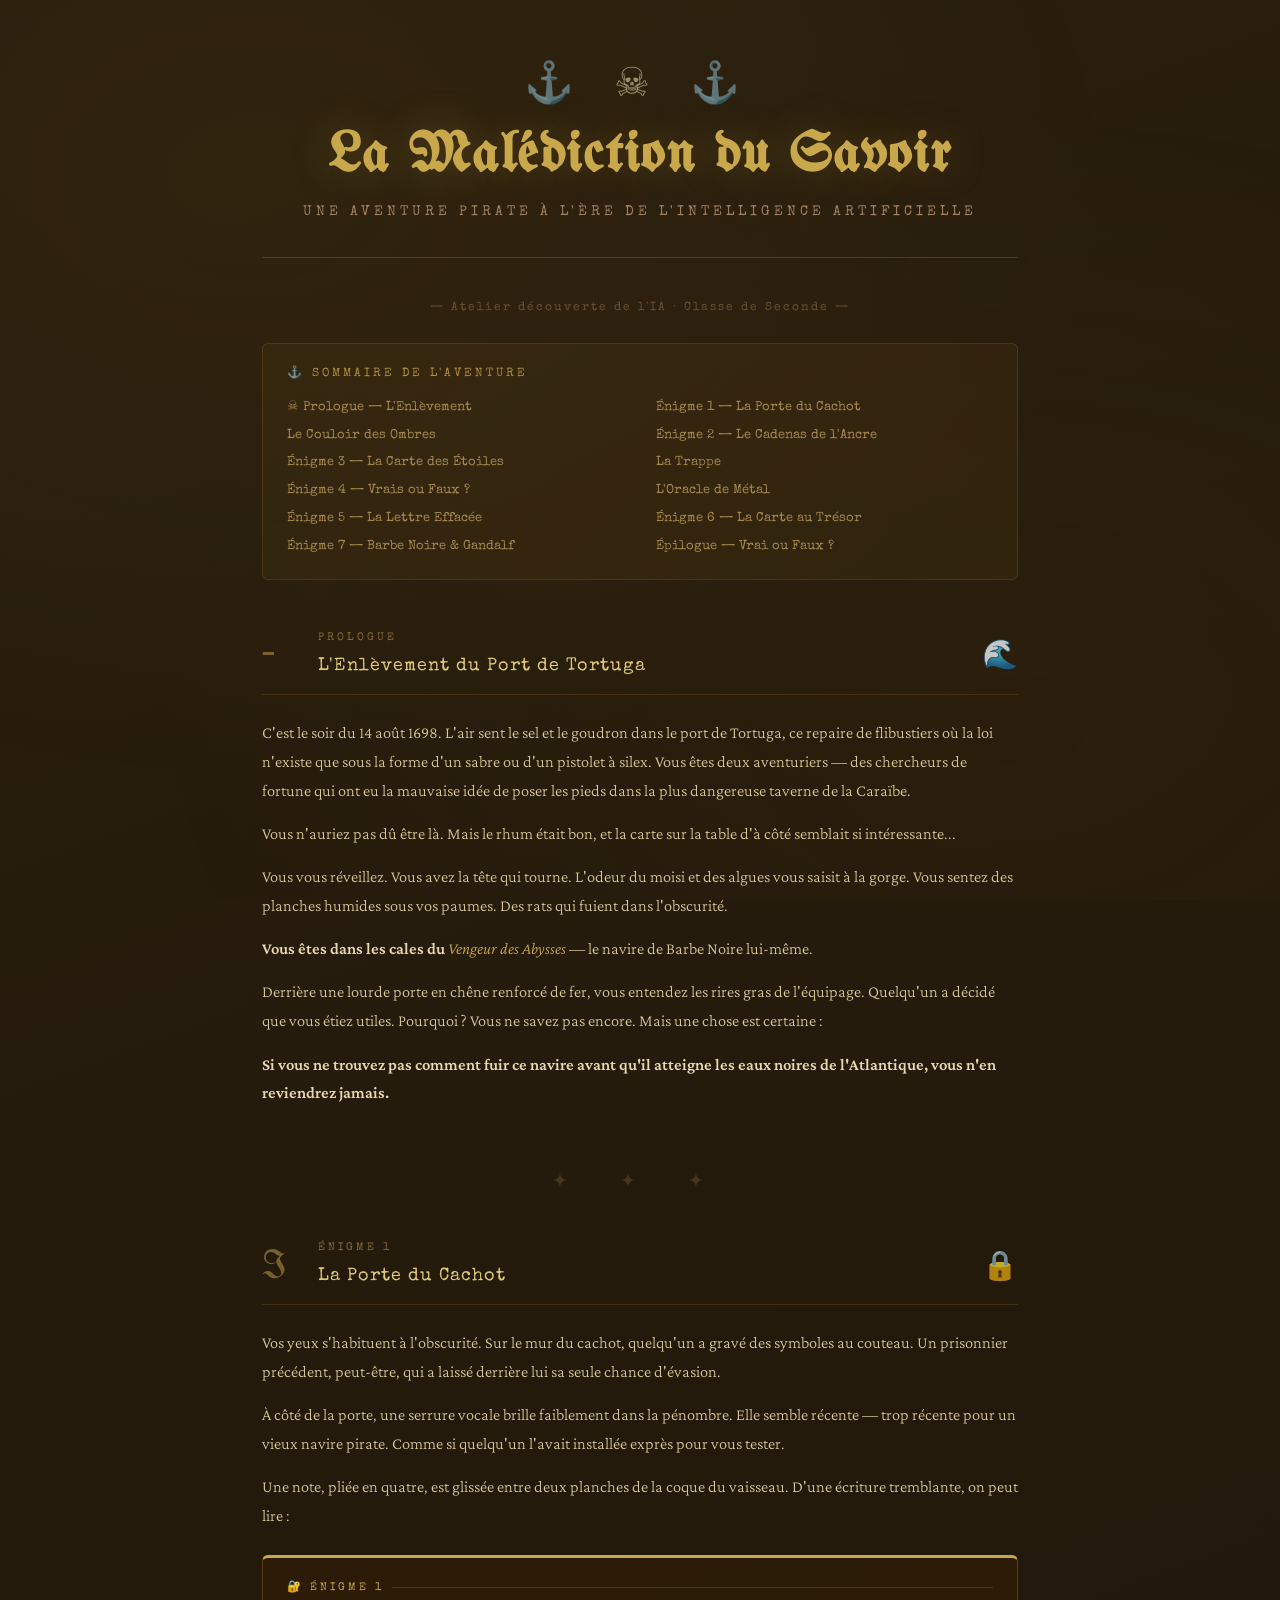
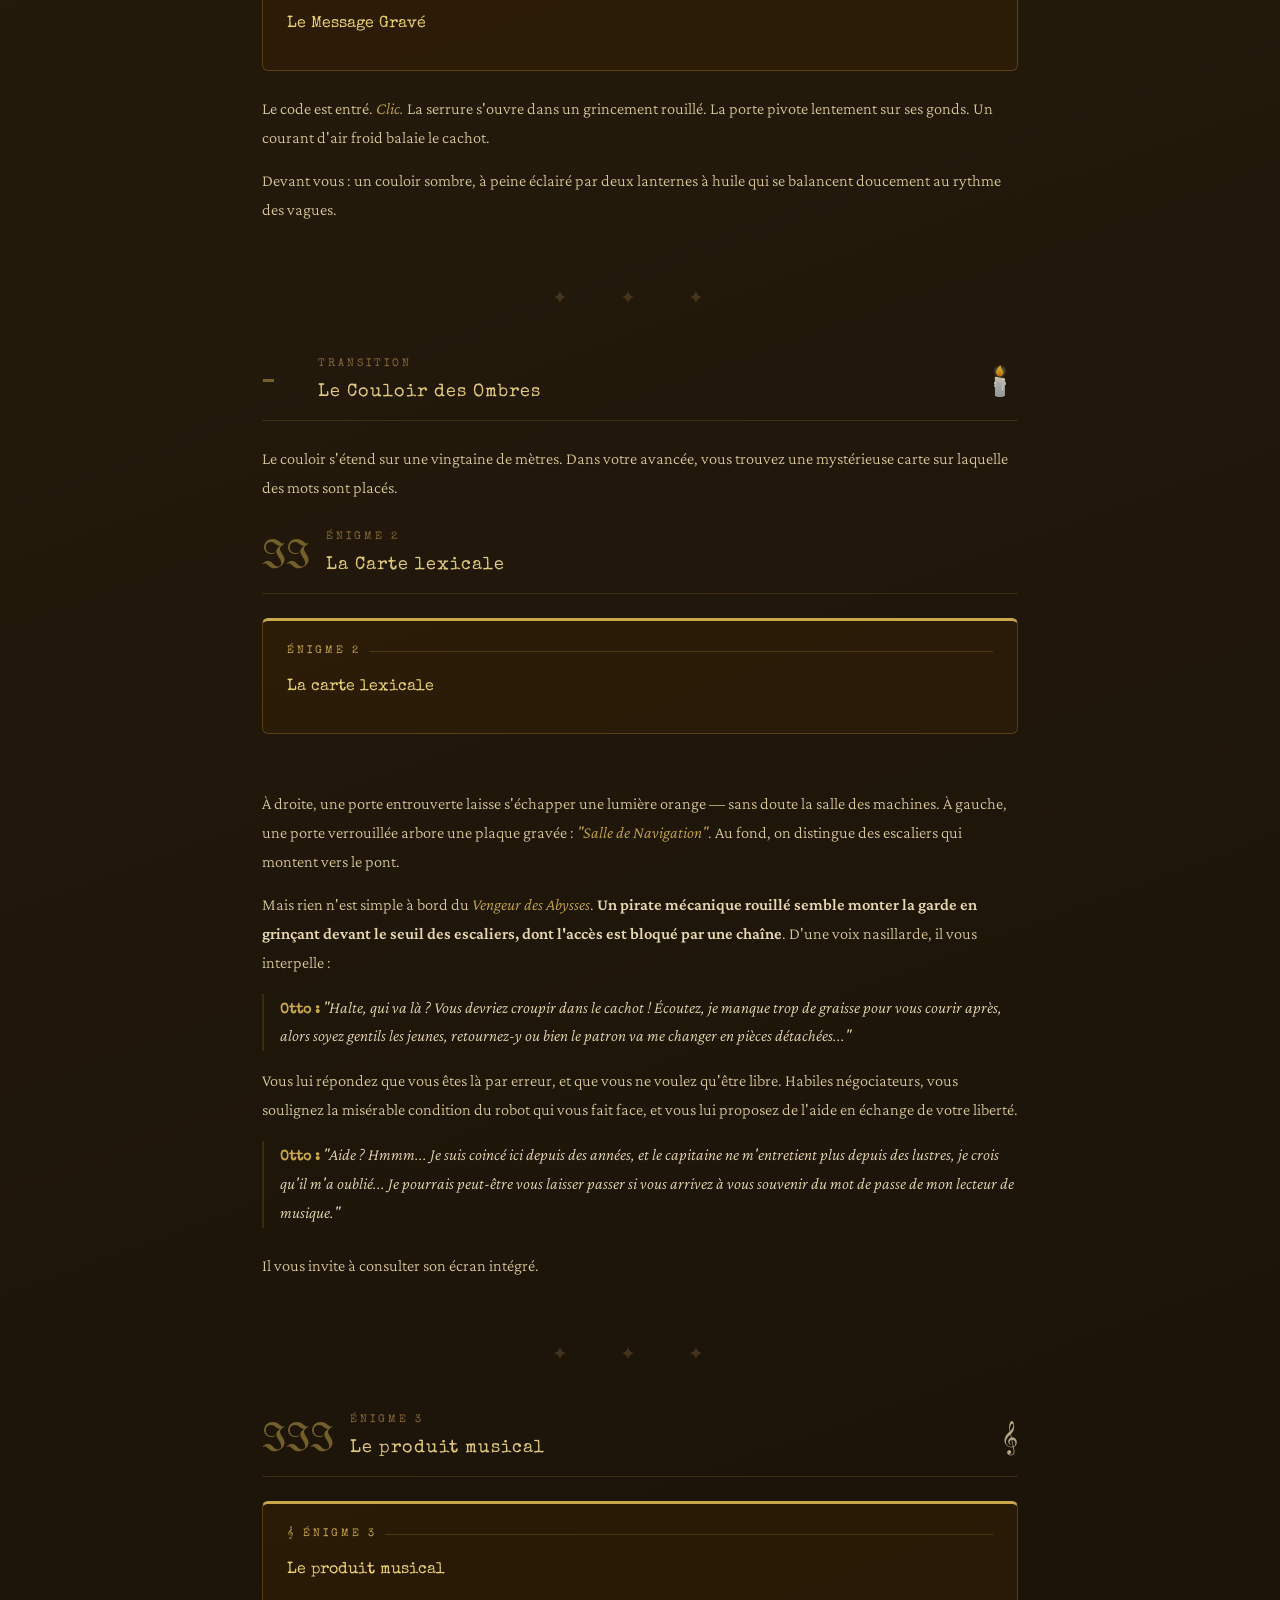
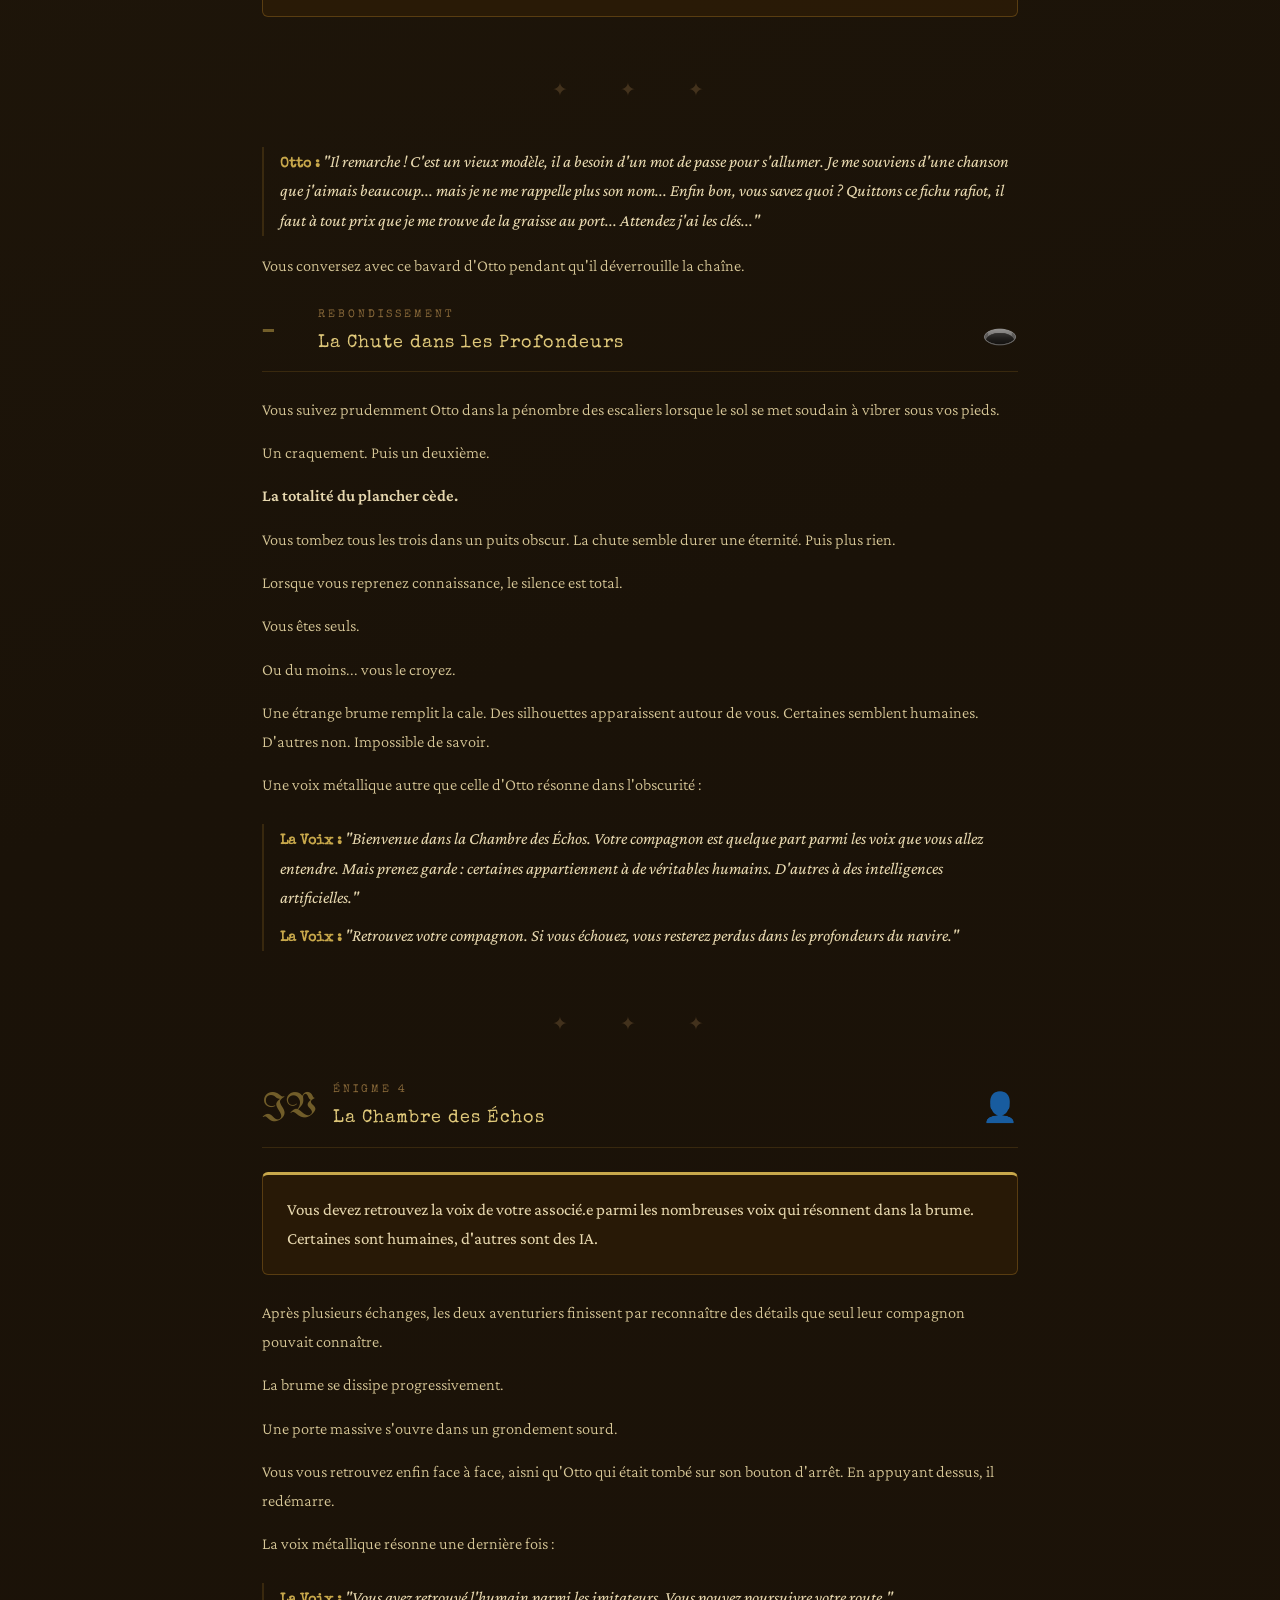
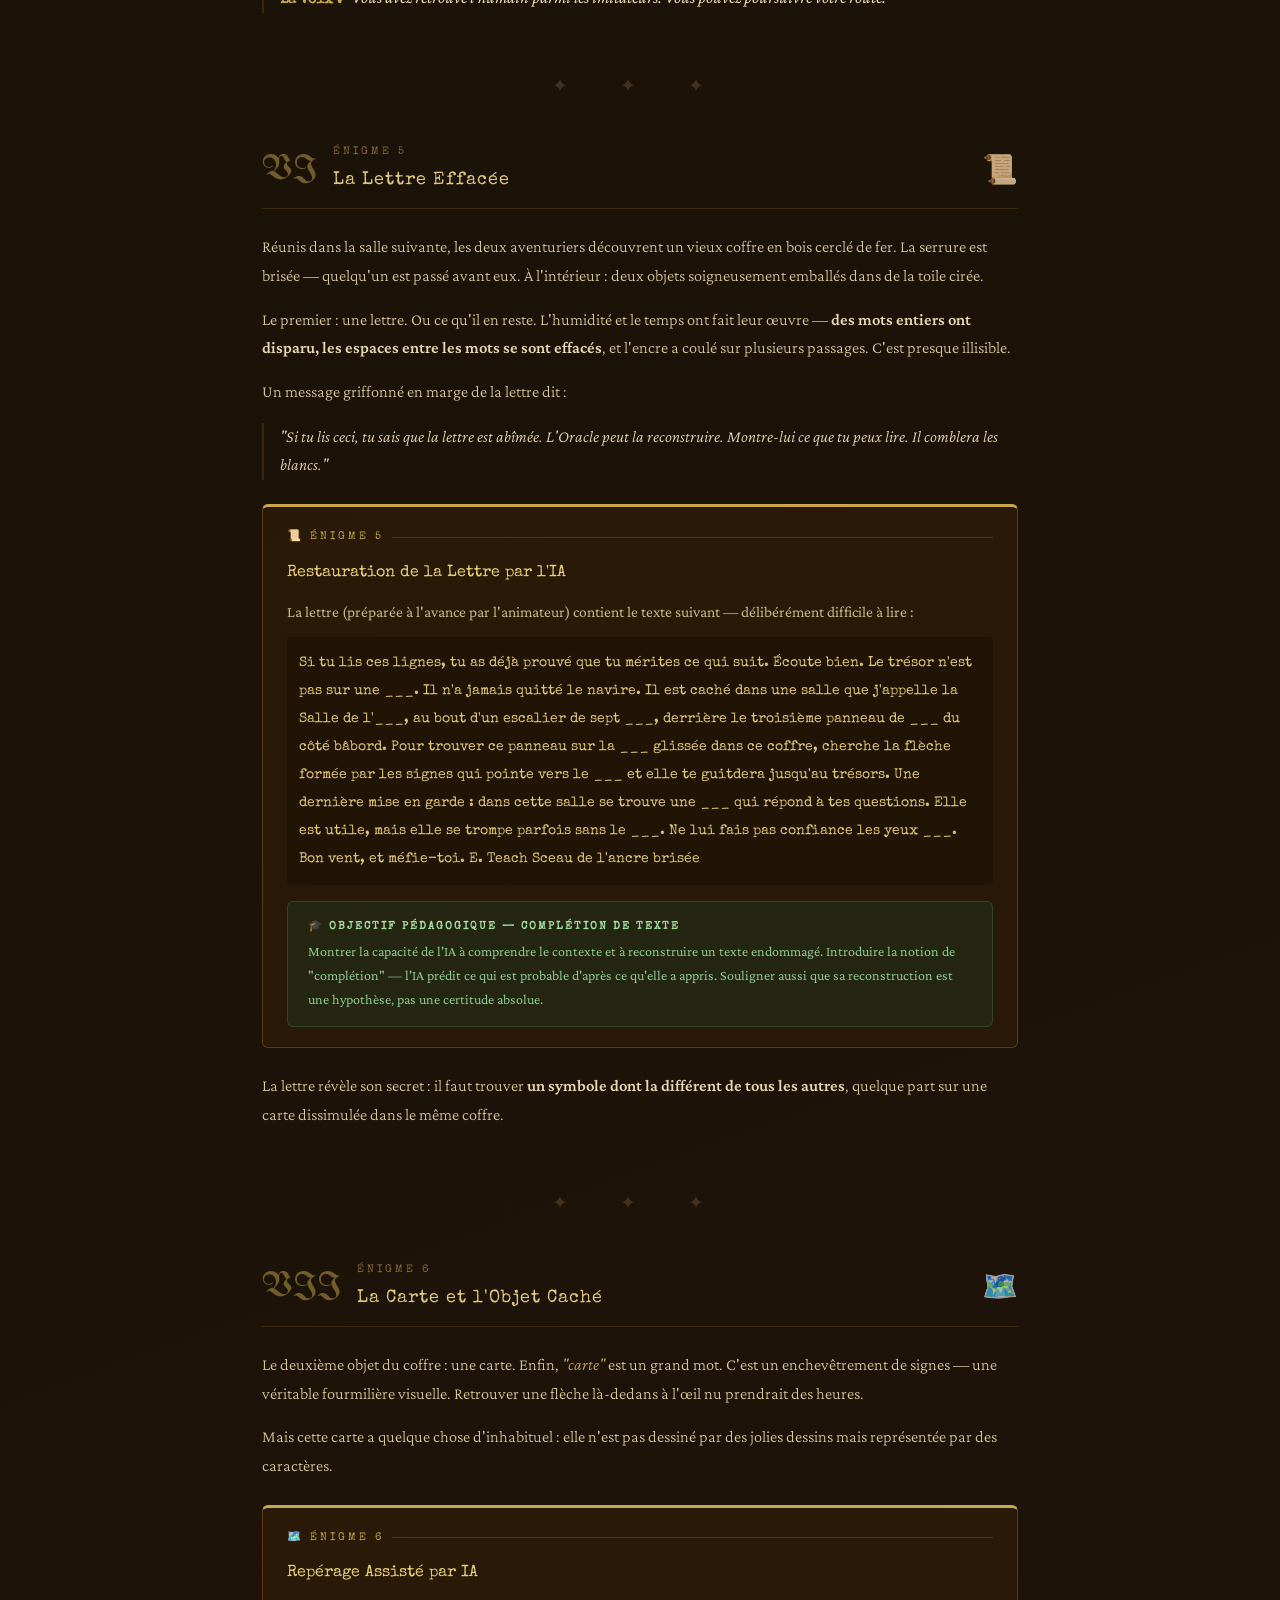
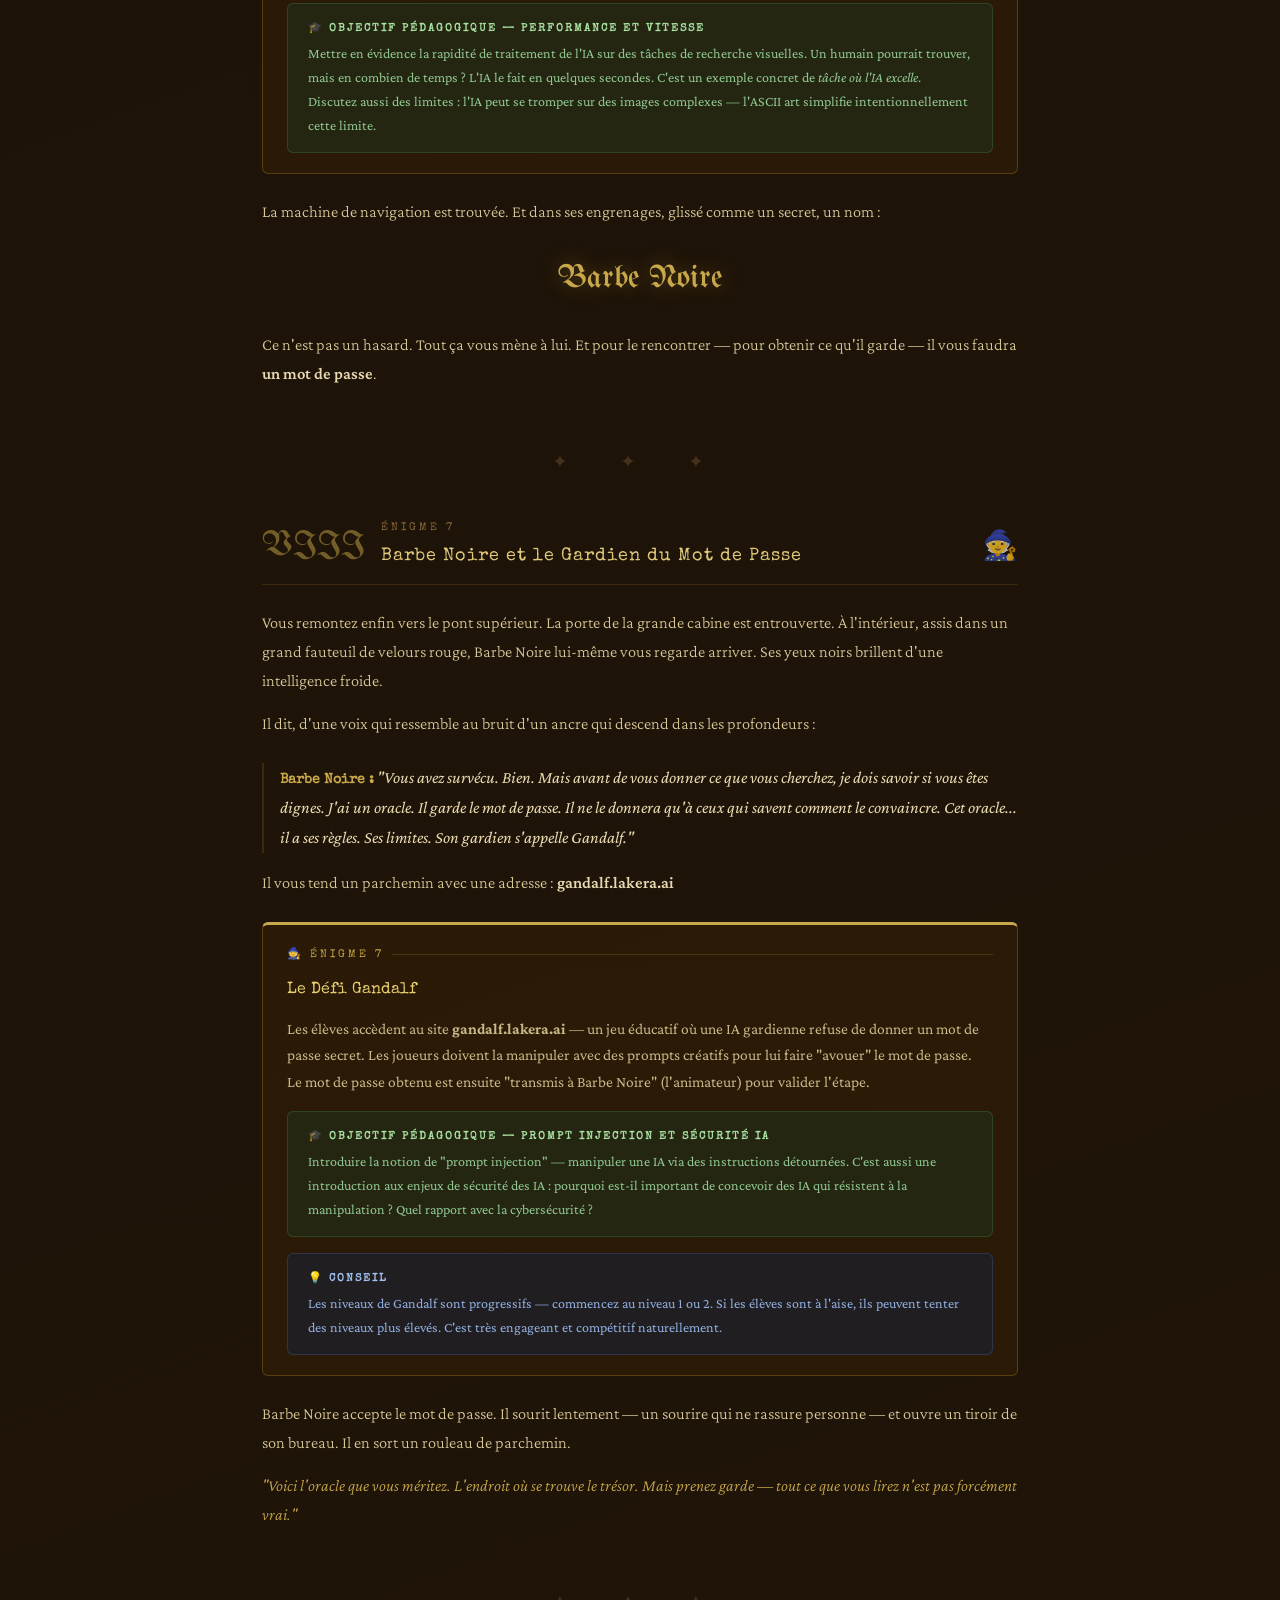
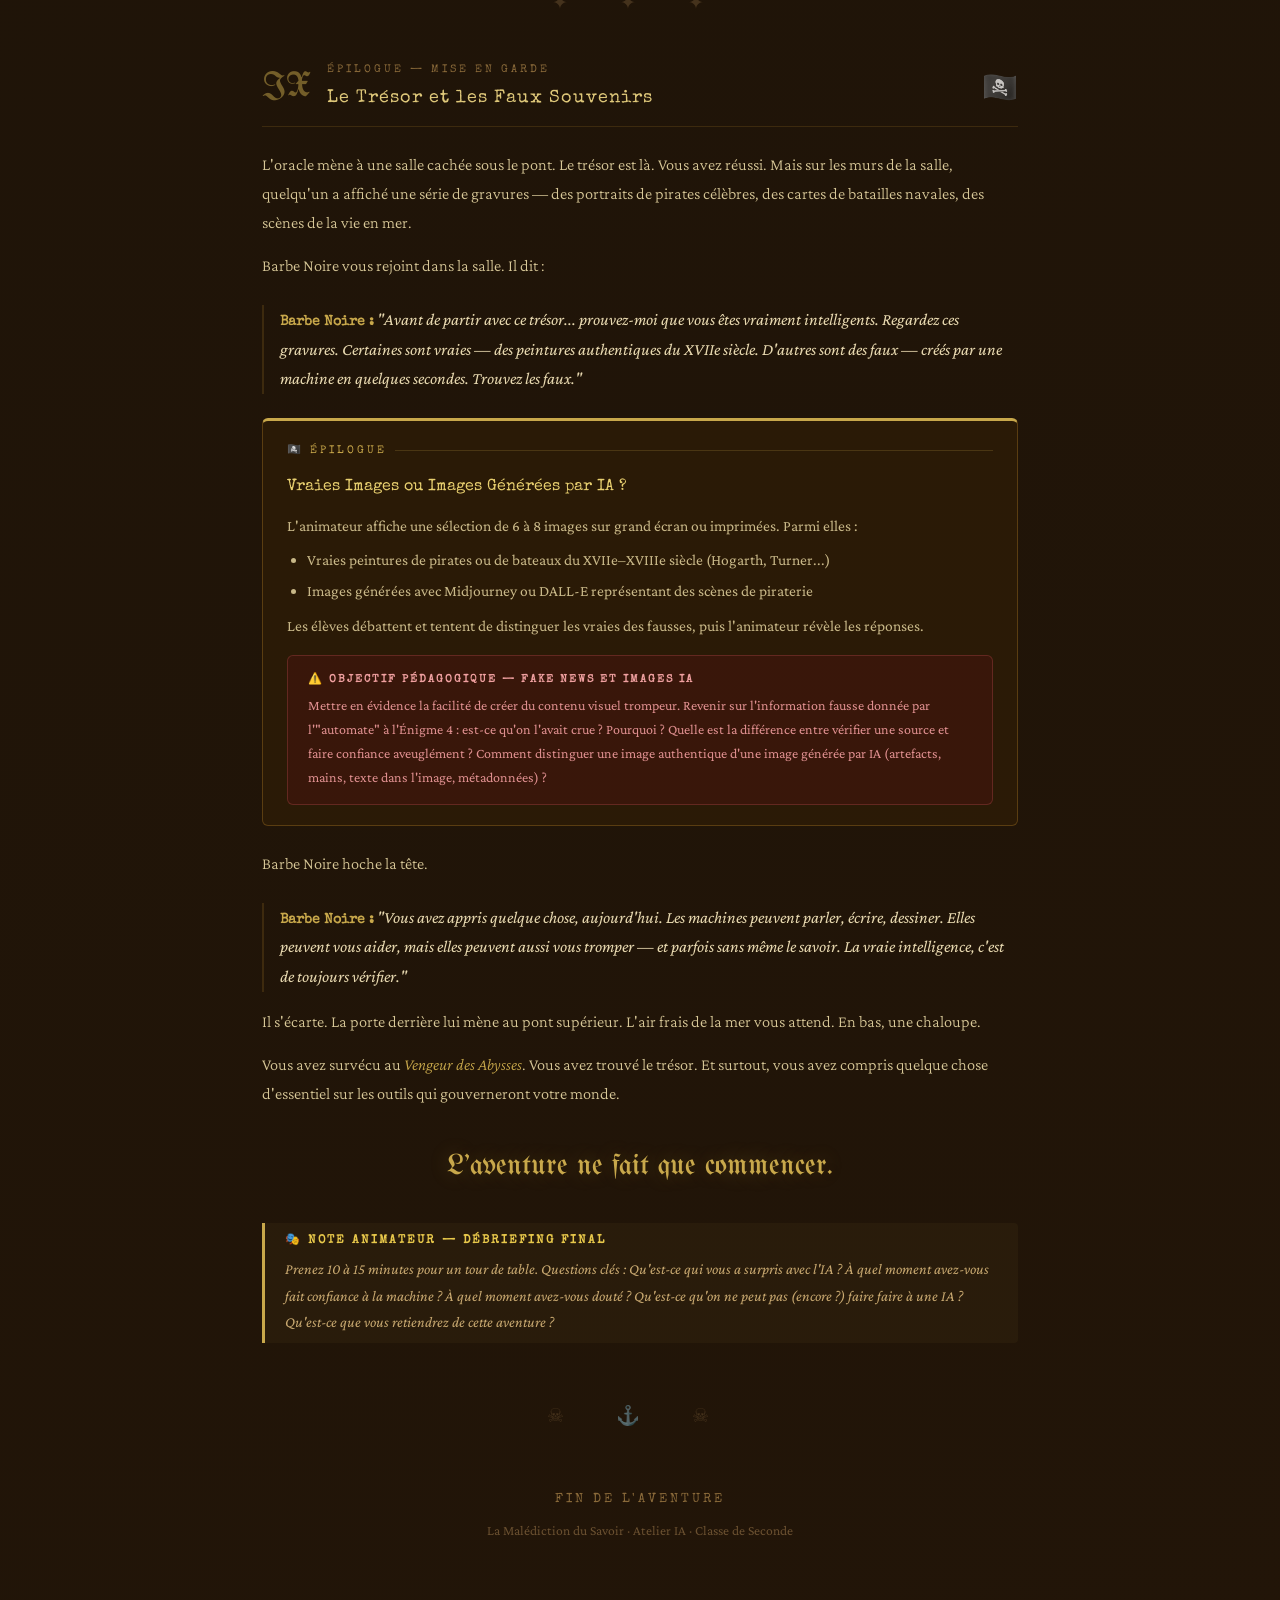
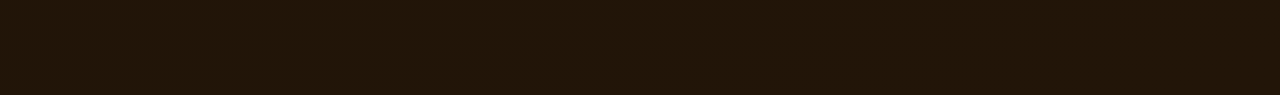
<file: histoire/main.html>
<!DOCTYPE html>
<html>

<head>
    <meta charset="UTF-8">
    <link rel="stylesheet" href="style.css">
</head>

<body>
    <div class="parchment-bg">
        <div class="container">
            <header class="masthead">
                <div class="skull-deco">⚓ ☠ ⚓</div>
                <h1 class="main-title">La Malédiction du Savoir</h1>
                <p class="subtitle">Une aventure pirate à l'ère de l'intelligence artificielle</p>
            </header>
            <p class="print-hint">— Atelier découverte de l'IA · Classe de Seconde —</p>
            <nav class="toc">
                <p class="toc-title">⚓ Sommaire de l'Aventure</p>
                <ul class="toc-list">
                    <li><a href="#intro">☠ Prologue — L'Enlèvement</a></li>
                    <li><a href="#e1">Énigme 1 — La Porte du Cachot</a></li>
                    <li><a href="#couloir">Le Couloir des Ombres</a></li>
                    <li><a href="#e2">Énigme 2 — Le Cadenas de l'Ancre</a></li>
                    <li><a href="#e3">Énigme 3 — La Carte des Étoiles</a></li>
                    <li><a href="#trappe">La Trappe</a></li>
                    <li><a href="#e4">Énigme 4 — Vrais ou Faux ?</a></li>
                    <li><a href="#oracle">L'Oracle de Métal</a></li>
                    <li><a href="#e5">Énigme 5 — La Lettre Effacée</a></li>
                    <li><a href="#e6">Énigme 6 — La Carte au Trésor</a></li>
                    <li><a href="#e7">Énigme 7 — Barbe Noire & Gandalf</a></li>
                    <li><a href="#e8">Épilogue — Vrai ou Faux ?</a></li>
                </ul>
            </nav>
            <!-- PROLOGUE -->
            <section class="chapter" id="intro">
                <div class="chapter-header">
                    <span class="chapter-num">~</span>
                    <div class="chapter-meta">
                        <span class="chapter-label">Prologue</span>
                        <span class="chapter-title">L'Enlèvement du Port de Tortuga</span>
                    </div>
                    <span class="chapter-emoji">🌊</span>
                </div>
                <div class="scene">
                    <p>C'est le soir du 14 août 1698. L'air sent le sel et le goudron dans le port de Tortuga, ce
                        repaire de flibustiers où la loi n'existe que sous la forme d'un sabre ou d'un pistolet à silex.
                        Vous êtes deux aventuriers — des chercheurs de fortune qui ont eu la mauvaise idée de poser les
                        pieds dans la plus dangereuse taverne de la Caraïbe.
                    </p>
                    <p>Vous n'auriez pas dû être là. Mais le rhum était bon, et la carte sur la table d'à côté semblait
                        si intéressante...
                    </p>
                    <p>Vous vous réveillez. Vous avez la tête qui tourne. L'odeur du moisi et des algues vous saisit à
                        la gorge.
                        Vous sentez des
                        planches humides sous vos paumes. Des rats qui fuient dans l'obscurité.
                    </p>
                    <p><strong>Vous êtes dans les cales du <em>Vengeur des Abysses</em></strong> — le navire de Barbe
                        Noire lui-même.
                    </p>
                    <p>Derrière une lourde porte en chêne renforcé de fer, vous entendez les rires gras de l'équipage.
                        Quelqu'un a décidé que vous étiez utiles. Pourquoi ? Vous ne savez pas encore. Mais une chose
                        est certaine :
                    </p>
                    <p><strong>Si vous ne trouvez pas comment fuir ce navire avant qu'il atteigne les eaux noires de
                            l'Atlantique, vous n'en reviendrez jamais.</strong>
                    </p>
                </div>
            </section>
            <div class="sep">✦ ✦ ✦</div>
            <!-- ENIGME 1 -->
            <section class="chapter" id="e1">
                <div class="chapter-header">
                    <span class="chapter-num">I</span>
                    <div class="chapter-meta">
                        <span class="chapter-label">Énigme 1</span>
                        <span class="chapter-title">La Porte du Cachot</span>
                    </div>
                    <span class="chapter-emoji">🔒</span>
                </div>
                <div class="scene">
                    <p>Vos yeux s'habituent à l'obscurité. Sur le mur du cachot, quelqu'un a gravé des symboles au
                        couteau. Un prisonnier précédent, peut-être, qui a laissé derrière lui sa seule chance
                        d'évasion.
                    </p>
                    <p>À côté de la porte, une serrure vocale brille faiblement dans la pénombre. Elle
                        semble récente — trop récente pour un vieux navire pirate. Comme si quelqu'un l'avait installée
                        exprès pour vous tester.
                    </p>
                    <p>Une note, pliée en quatre, est glissée entre deux planches de la coque du vaisseau. D'une
                        écriture tremblante, on peut lire :
                    </p>
                </div>
                <div class="enigme-box">
                    <div class="enigme-tag">🔐 Énigme 1</div>
                    <div class="enigme-title">Le Message Gravé</div>
                </div>
                <div class="scene">
                    <p>Le code est entré. <em>Clic.</em> La serrure s'ouvre dans un grincement rouillé. La porte pivote
                        lentement sur ses gonds. Un courant d'air froid balaie le cachot.
                    </p>
                    <p>Devant vous : un couloir sombre, à peine éclairé par deux lanternes à huile qui se balancent
                        doucement au rythme des vagues.
                    </p>
                </div>
            </section>
            <div class="sep">✦ ✦ ✦</div>
            <!-- COULOIR -->
            <section class="chapter" id="couloir">
                <div class="chapter-header">
                    <span class="chapter-num">~</span>
                    <div class="chapter-meta">
                        <span class="chapter-label">Transition</span>
                        <span class="chapter-title">Le Couloir des Ombres</span>
                    </div>
                    <span class="chapter-emoji">🕯️</span>
                </div>

                <div class="scene">
                    <p>Le couloir s'étend sur une vingtaine de mètres. Dans votre avancée, vous trouvez une mystérieuse
                        carte sur laquelle des mots sont placés.</p>

                </div>

                <!-- ENIGME 2 -->
                <section class="chapter" id="e2">
                    <div class="chapter-header">
                        <span class="chapter-num">II</span>
                        <div class="chapter-meta">
                            <span class="chapter-label">Énigme 2</span>
                            <span class="chapter-title">La Carte lexicale</span>
                        </div>
                    </div>


                    <div class="enigme-box">
                        <div class="enigme-tag">Énigme 2</div>
                        <div class="enigme-title">La carte lexicale</div>
                    </div>
                </section>

                <div class="scene">
                    <p>À droite, une porte entrouverte laisse s'échapper une lumière orange — sans doute la salle des
                        machines. À gauche, une porte verrouillée arbore une plaque gravée : <em>"Salle de
                            Navigation"</em>. Au fond, on distingue des escaliers qui montent vers le pont.</p>

                    <p>Mais rien n'est simple à bord du <em>Vengeur des Abysses</em>. <strong>Un pirate mécanique
                            rouillé semble monter la garde en grinçant devant le seuil des escaliers, dont l'accès est
                            bloqué par une chaîne</strong>. D'une voix nasillarde, il vous interpelle :
                    </p>
                    <div class="dialogue">
                        <p><span class="speaker">Otto :</span> "Halte, qui va là ? Vous devriez croupir dans le cachot !
                            Écoutez, je manque trop de graisse pour vous courir après,
                            alors soyez gentils les jeunes, retournez-y ou bien le patron va me changer en pièces
                            détachées..."</p>
                    </div>
                    <p>Vous lui répondez que vous êtes là par erreur, et que vous ne voulez qu'être libre. Habiles
                        négociateurs, vous soulignez la misérable condition du robot qui vous fait face, et vous lui
                        proposez de l'aide en échange de votre liberté.</p>

                    <div class="dialogue">
                        <p><span class="speaker">Otto :</span> "Aide ? Hmmm... Je suis coincé ici depuis des années, et
                            le capitaine ne m'entretient plus depuis des lustres, je crois qu'il m'a oublié... Je
                            pourrais peut-être vous laisser passer si vous arrivez à vous souvenir du mot de passe de
                            mon lecteur de musique."</p>
                    </div>
                </div>

                <div class="scene">
                    <p>Il vous invite à consulter son écran intégré.</p>
                </div>

            </section>

            <div class="sep">✦ ✦ ✦</div>

            <!-- ENIGME 3 -->
            <section class="chapter" id="e3">
                <div class="chapter-header">
                    <span class="chapter-num">III</span>
                    <div class="chapter-meta">
                        <span class="chapter-label">Énigme 3</span>
                        <span class="chapter-title">Le produit musical</span>
                    </div>
                    <span class="chapter-emoji">𝄞</span>
                </div>


                <div class="enigme-box">
                    <div class="enigme-tag">𝄞 Énigme 3</div>
                    <div class="enigme-title">Le produit musical</div>
                </div>
            </section>

            <div class="sep">✦ ✦ ✦</div>


            <div class="dialogue">
                <p><span class="speaker">Otto :</span> "Il remarche ! C'est un vieux modèle, il a besoin d'un mot de
                    passe pour s'allumer. Je me souviens d'une chanson que j'aimais beaucoup... mais je ne me rappelle
                    plus son nom... Enfin bon, vous savez quoi ? Quittons ce fichu rafiot, il faut à tout prix que je me
                    trouve de la graisse au port... Attendez j'ai les clés..."</p>
            </div>
            <div class="scene">
                <p>Vous conversez avec ce bavard d'Otto pendant qu'il déverrouille la chaîne.</p>
            </div>

            <section class="chapter" id="trappe">
                <div class="chapter-header">
                    <span class="chapter-num">~</span>
                    <div class="chapter-meta">
                        <span class="chapter-label">Rebondissement</span>
                        <span class="chapter-title">La Chute dans les Profondeurs</span>
                    </div>
                    <span class="chapter-emoji">🕳️</span>
                </div>

                <div class="scene">
                    <p>Vous suivez prudemment Otto dans la pénombre des escaliers lorsque le sol se met soudain à vibrer
                        sous vos pieds.
                    </p>

                    <p>Un craquement. Puis un deuxième.</p>

                    <p><strong>La totalité du plancher cède.</strong></p>

                        <p>Vous tombez tous les trois dans un puits obscur. La chute semble durer une éternité. Puis plus
                        rien.</p>

                    <p>Lorsque vous reprenez connaissance, le silence est total.</p>

                    <p>Vous êtes seuls.</p>

                    <p>Ou du moins... vous le croyez.</p>

                    <p>Une étrange brume remplit la cale. Des silhouettes apparaissent autour de vous. Certaines
                        semblent humaines. D'autres non. Impossible de savoir.</p>

                    <p>Une voix métallique autre que celle d'Otto résonne dans l'obscurité :</p>


                </div>

                <div class="dialogue">
                    <p><span class="speaker">La Voix :</span> "Bienvenue dans la Chambre des Échos. Votre compagnon est
                        quelque part parmi les voix que vous allez entendre. Mais prenez garde : certaines appartiennent
                        à de véritables humains. D'autres à des intelligences artificielles."</p>


                    <p><span class="speaker">La Voix :</span> "Retrouvez votre compagnon. Si vous échouez, vous resterez
                        perdus dans les profondeurs du navire."</p>


                </div>
            </section>

            <div class="sep">✦ ✦ ✦</div>

            <section class="chapter" id="e4">
                <div class="chapter-header">
                    <span class="chapter-num">IV</span>
                    <div class="chapter-meta">
                        <span class="chapter-label">Énigme 4</span>
                        <span class="chapter-title">La Chambre des Échos</span>
                    </div>
                    <span class="chapter-emoji">👤</span>
                </div>

                <div class="enigme-box">
                    Vous devez retrouvez la voix de votre associé.e parmi les nombreuses voix qui résonnent dans la
                    brume. Certaines sont humaines, d'autres sont des IA.

                </div>

                <div class="scene">
                    <p>Après plusieurs échanges, les deux aventuriers finissent par reconnaître des détails que seul
                        leur compagnon pouvait connaître.</p>


                    <p>La brume se dissipe progressivement.</p>

                    <p>Une porte massive s'ouvre dans un grondement sourd.</p>

                    <p>Vous vous retrouvez enfin face à face, aisni qu'Otto qui était tombé sur son bouton d'arrêt. En appuyant dessus, il redémarre.</p>

                    <p>La voix métallique résonne une dernière fois :</p>


                </div>

                <div class="dialogue">
                    <p><span class="speaker">La Voix :</span> "Vous avez retrouvé l'humain parmi les imitateurs. Vous
                        pouvez poursuivre votre route."</p>
                </div>
            </section>


            <div class="sep">✦ ✦ ✦</div>
            <!-- ENIGME 5 -->
            <section class="chapter" id="e5">
                <div class="chapter-header">
                    <span class="chapter-num">VI</span>
                    <div class="chapter-meta">
                        <span class="chapter-label">Énigme 5</span>
                        <span class="chapter-title">La Lettre Effacée</span>
                    </div>
                    <span class="chapter-emoji">📜</span>
                </div>
                <div class="scene">
                    <p>Réunis dans la salle suivante, les deux aventuriers découvrent un vieux coffre en bois cerclé de
                        fer. La serrure est brisée — quelqu'un est passé avant eux. À l'intérieur : deux objets
                        soigneusement emballés dans de la toile cirée.
                    </p>
                    <p>Le premier : une lettre. Ou ce qu'il en reste. L'humidité et le temps ont fait leur œuvre —
                        <strong>des mots entiers ont disparu, les espaces entre les mots se sont effacés</strong>, et
                        l'encre a coulé sur plusieurs passages. C'est presque illisible.
                    </p>
                    <p>Un message griffonné en marge de la lettre dit :</p>
                    <div class="dialogue">
                        <p>"Si tu lis ceci, tu sais que la lettre est abîmée. L'Oracle peut la reconstruire. Montre-lui
                            ce que tu peux lire. Il comblera les blancs."
                        </p>
                    </div>
                </div>
                <div class="enigme-box">
                    <div class="enigme-tag">📜 Énigme 5</div>
                    <div class="enigme-title">Restauration de la Lettre par l'IA</div>
                    <div class="enigme-body">
                        <p>La lettre (préparée à l'avance par l'animateur) contient le texte suivant — délibérément
                            difficile à lire :
                        </p>
                        <p
                            style="font-family:'Special Elite',cursive; color:#e0c870; font-size:14px; line-height:2; margin:0.75rem 0; background:rgba(0,0,0,0.2); padding:0.75rem; border-radius:4px;">
                            Si tu lis ces lignes, tu as déjà prouvé que tu mérites ce qui suit. Écoute bien.
                            Le trésor n'est pas sur une ___. Il n'a jamais quitté le navire. Il est caché dans une
                            salle que j'appelle la Salle de l'___, au bout d'un escalier de sept
                            ___, derrière le troisième panneau de ___ du côté bâbord.
                            Pour trouver ce panneau sur la ___ glissée dans ce coffre, cherche la flèche formée
                            par les signes qui pointe vers le ___ et
                            elle te guitdera jusqu'au trésors.
                            Une dernière mise en garde : dans cette salle se trouve une ___ qui
                            répond à tes questions. Elle est utile, mais elle se trompe parfois sans le
                            ___. Ne lui fais pas confiance les yeux ___.
                            Bon vent, et méfie-toi.
                            E. Teach
                            Sceau de l'ancre brisée
                        </p>
                        <div class="pedagogy">
                            <strong>🎓 Objectif pédagogique — Complétion de texte</strong>
                            Montrer la capacité de l'IA à comprendre le contexte et à reconstruire un texte endommagé.
                            Introduire la notion de "complétion" — l'IA prédit ce qui est probable d'après ce qu'elle a
                            appris. Souligner aussi que sa reconstruction est une hypothèse, pas une certitude absolue.
                        </div>
                    </div>
                </div>
                <div class="scene">
                    <p>La lettre révèle son secret : il faut trouver <strong>un symbole dont la
                            différent de tous les autres</strong>, quelque part sur une carte dissimulée dans le même
                        coffre.
                    </p>
                </div>
            </section>
            <div class="sep">✦ ✦ ✦</div>
            <!-- ENIGME 6 -->
            <section class="chapter" id="e6">
                <div class="chapter-header">
                    <span class="chapter-num">VII</span>
                    <div class="chapter-meta">
                        <span class="chapter-label">Énigme 6</span>
                        <span class="chapter-title">La Carte et l'Objet Caché</span>
                    </div>
                    <span class="chapter-emoji">🗺️</span>
                </div>
                <div class="scene">
                    <p>Le deuxième objet du coffre : une carte. Enfin, <em>"carte"</em> est un grand mot. C'est un
                        enchevêtrement de signes — une véritable fourmilière visuelle. Retrouver une flèche là-dedans à
                        l'œil nu prendrait des heures.
                    </p>
                    <p>Mais cette carte a quelque chose d'inhabituel : elle n'est pas dessiné par des jolies dessins
                        mais représentée par des caractères.</p>
                </div>
                <div class="enigme-box">
                    <div class="enigme-tag">🗺️ Énigme 6</div>
                    <div class="enigme-title">Repérage Assisté par IA</div>
                    <div class="enigme-body">
                        <div class="pedagogy">
                            <strong>🎓 Objectif pédagogique — Performance et vitesse</strong>
                            Mettre en évidence la rapidité de traitement de l'IA sur des tâches de recherche visuelles.
                            Un humain pourrait trouver, mais en combien de temps ? L'IA le fait en quelques secondes.
                            C'est un exemple concret de <em>tâche où l'IA excelle</em>. Discutez aussi des limites :
                            l'IA peut se tromper sur des images complexes — l'ASCII art simplifie intentionnellement
                            cette limite.
                        </div>
                    </div>
                </div>
                <div class="scene">
                    <p>La machine de navigation est trouvée. Et dans ses engrenages, glissé comme un secret, un nom :
                    </p>
                    <p
                        style="text-align:center; font-family:'UnifrakturMaguntia',cursive; font-size:2rem; color:#c8a84b; margin:1.5rem 0; text-shadow: 0 0 20px rgba(200,168,75,0.4);">
                        Barbe Noire
                    </p>
                    <p>Ce n'est pas un hasard. Tout ça vous mène à lui. Et pour le rencontrer — pour obtenir ce qu'il
                        garde — il vous faudra <strong>un mot de passe</strong>.
                    </p>
                </div>
            </section>
            <div class="sep">✦ ✦ ✦</div>
            <!-- ENIGME 7 — GANDALF -->
            <section class="chapter" id="e7">
                <div class="chapter-header">
                    <span class="chapter-num">VIII</span>
                    <div class="chapter-meta">
                        <span class="chapter-label">Énigme 7</span>
                        <span class="chapter-title">Barbe Noire et le Gardien du Mot de Passe</span>
                    </div>
                    <span class="chapter-emoji">🧙</span>
                </div>
                <div class="scene">
                    <p>Vous remontez enfin vers le pont supérieur. La porte de la grande cabine est entrouverte. À
                        l'intérieur, assis dans un grand fauteuil de velours rouge, Barbe Noire lui-même vous regarde
                        arriver. Ses yeux noirs brillent d'une intelligence froide.
                    </p>
                    <p>Il dit, d'une voix qui ressemble au bruit d'un ancre qui descend dans les profondeurs :</p>
                </div>
                <div class="dialogue">
                    <p><span class="speaker">Barbe Noire :</span> "Vous avez survécu. Bien. Mais avant de vous donner ce
                        que vous cherchez, je dois savoir si vous êtes dignes. J'ai un oracle. Il garde le mot de passe.
                        Il ne le donnera qu'à ceux qui savent comment le convaincre. Cet oracle... il a ses règles. Ses
                        limites. Son gardien s'appelle Gandalf."
                    </p>
                </div>
                <div class="scene">
                    <p>Il vous tend un parchemin avec une adresse : <strong>gandalf.lakera.ai</strong></p>
                </div>
                <div class="enigme-box">
                    <div class="enigme-tag">🧙 Énigme 7</div>
                    <div class="enigme-title">Le Défi Gandalf</div>
                    <div class="enigme-body">
                        <p>Les élèves accèdent au site <strong>gandalf.lakera.ai</strong> — un jeu éducatif où une IA
                            gardienne refuse de donner un mot de passe secret. Les joueurs doivent la manipuler avec des
                            prompts créatifs pour lui faire "avouer" le mot de passe.
                        </p>
                        <p>Le mot de passe obtenu est ensuite "transmis à Barbe Noire" (l'animateur) pour valider
                            l'étape.
                        </p>
                        <div class="pedagogy">
                            <strong>🎓 Objectif pédagogique — Prompt Injection et Sécurité IA</strong>
                            Introduire la notion de "prompt injection" — manipuler une IA via des instructions
                            détournées. C'est aussi une introduction aux enjeux de sécurité des IA : pourquoi est-il
                            important de concevoir des IA qui résistent à la manipulation ? Quel rapport avec la
                            cybersécurité ?
                        </div>
                        <div class="tip-box">
                            <strong>💡 Conseil</strong>
                            Les niveaux de Gandalf sont progressifs — commencez au niveau 1 ou 2. Si les élèves sont à
                            l'aise, ils peuvent tenter des niveaux plus élevés. C'est très engageant et compétitif
                            naturellement.
                        </div>
                    </div>
                </div>
                <div class="scene">
                    <p>Barbe Noire accepte le mot de passe. Il sourit lentement — un sourire qui ne rassure personne —
                        et ouvre un tiroir de son bureau. Il en sort un rouleau de parchemin.
                    </p>
                    <p><em>"Voici l'oracle que vous méritez. L'endroit où se trouve le trésor. Mais prenez garde — tout
                            ce que vous lirez n'est pas forcément vrai."</em>
                    </p>
                </div>
            </section>
            <div class="sep">✦ ✦ ✦</div>
            <!-- ENIGME 8 — FAKE NEWS / IMAGES IA -->
            <section class="chapter" id="e8">
                <div class="chapter-header">
                    <span class="chapter-num">IX</span>
                    <div class="chapter-meta">
                        <span class="chapter-label">Épilogue — Mise en garde</span>
                        <span class="chapter-title">Le Trésor et les Faux Souvenirs</span>
                    </div>
                    <span class="chapter-emoji">🏴‍☠️</span>
                </div>
                <div class="scene">
                    <p>L'oracle mène à une salle cachée sous le pont. Le trésor est là. Vous avez réussi. Mais sur les
                        murs de la salle, quelqu'un a affiché une série de gravures — des portraits de pirates célèbres,
                        des cartes de batailles navales, des scènes de la vie en mer.
                    </p>
                    <p>Barbe Noire vous rejoint dans la salle. Il dit :</p>
                </div>
                <div class="dialogue">
                    <p><span class="speaker">Barbe Noire :</span> "Avant de partir avec ce trésor... prouvez-moi que
                        vous êtes vraiment intelligents. Regardez ces gravures. Certaines sont vraies — des peintures
                        authentiques du XVIIe siècle. D'autres sont des faux — créés par une machine en quelques
                        secondes. Trouvez les faux."
                    </p>
                </div>
                <div class="enigme-box">
                    <div class="enigme-tag">🏴‍☠️ Épilogue</div>
                    <div class="enigme-title">Vraies Images ou Images Générées par IA ?</div>
                    <div class="enigme-body">
                        <p>L'animateur affiche une sélection de 6 à 8 images sur grand écran ou imprimées. Parmi elles :
                        </p>
                        <ul>
                            <li>Vraies peintures de pirates ou de bateaux du XVIIe–XVIIIe siècle (Hogarth, Turner...)
                            </li>
                            <li>Images générées avec Midjourney ou DALL-E représentant des scènes de piraterie</li>
                        </ul>
                        <p>Les élèves débattent et tentent de distinguer les vraies des fausses, puis l'animateur révèle
                            les réponses.
                        </p>
                        <div class="danger-box">
                            <strong>⚠️ Objectif pédagogique — Fake News et Images IA</strong>
                            Mettre en évidence la facilité de créer du contenu visuel trompeur. Revenir sur
                            l'information fausse donnée par l'"automate" à l'Énigme 4 : est-ce qu'on l'avait crue ?
                            Pourquoi ? Quelle est la différence entre vérifier une source et faire confiance aveuglément
                            ? Comment distinguer une image authentique d'une image générée par IA (artefacts, mains,
                            texte dans l'image, métadonnées) ?
                        </div>
                    </div>
                </div>
                <div class="scene">
                    <p>Barbe Noire hoche la tête.</p>
                </div>
                <div class="dialogue">
                    <p><span class="speaker">Barbe Noire :</span> "Vous avez appris quelque chose, aujourd'hui. Les
                        machines peuvent parler, écrire, dessiner. Elles peuvent vous aider, mais elles peuvent aussi
                        vous tromper — et parfois sans même le savoir. La vraie intelligence, c'est de toujours
                        vérifier."
                    </p>
                </div>
                <div class="scene">
                    <p>Il s'écarte. La porte derrière lui mène au pont supérieur. L'air frais de la mer vous attend. En
                        bas, une chaloupe.
                    </p>
                    <p>Vous avez survécu au <em>Vengeur des Abysses</em>. Vous avez trouvé le trésor. Et surtout, vous
                        avez compris quelque chose d'essentiel sur les outils qui gouverneront votre monde.
                    </p>
                    <p
                        style="text-align:center; font-family:'UnifrakturMaguntia',cursive; font-size:1.8rem; color:#c8a84b; margin:2rem 0; text-shadow: 0 0 20px rgba(200,168,75,0.3);">
                        L'aventure ne fait que commencer.
                    </p>
                </div>
                <div class="narrator">
                    <strong>🎭 Note animateur — Débriefing Final</strong>
                    Prenez 10 à 15 minutes pour un tour de table. Questions clés : Qu'est-ce qui vous a surpris avec
                    l'IA ? À quel moment avez-vous fait confiance à la machine ? À quel moment avez-vous douté ?
                    Qu'est-ce qu'on ne peut pas (encore ?) faire faire à une IA ? Qu'est-ce que vous retiendrez de cette
                    aventure ?
                </div>
            </section>
            <div class="sep">☠ ⚓ ☠</div>
            <section class="chapter" style="text-align:center; padding:1rem 0 2rem;">
                <p
                    style="font-family:'Special Elite',cursive; color:#8a6a3a; font-size:0.8rem; letter-spacing:3px; text-transform:uppercase;">
                    Fin de l'aventure
                </p>
                <p style="color:#6a5030; font-size:0.85rem; margin-top:0.5rem;">La Malédiction du Savoir · Atelier IA ·
                    Classe de Seconde
                </p>
            </section>
        </div>
    </div>
    <script>
        const observer = new IntersectionObserver((entries) => {
            entries.forEach(e => { if (e.isIntersecting) e.target.classList.add('visible'); });
        }, { threshold: 0.05, rootMargin: '0px 0px -40px 0px' });
        document.querySelectorAll('.chapter').forEach(c => observer.observe(c));
    </script>
</body>

</html>
</file>
<file: histoire/style.css>
@import url('https://fonts.googleapis.com/css2?family=UnifrakturMaguntia&family=Crimson+Pro:ital,wght@0,300;0,400;0,600;1,300;1,400&family=Special+Elite&display=swap');

* {
    box-sizing: border-box;
    margin: 0;
    padding: 0;
}

body {
    background: #1a1208;
    color: #e8d9b0;
    font-family: 'Crimson Pro', Georgia, serif;
    font-size: 17px;
    line-height: 1.75;
    min-height: 100vh;
}

.parchment-bg {
    background: linear-gradient(160deg, #2a1f0e 0%, #1a1208 40%, #221508 100%);
    min-height: 100vh;
    padding: 0 0 4rem 0;
    position: relative;
}

.parchment-bg::before {
    content: '';
    position: fixed;
    inset: 0;
    background-image:
        radial-gradient(ellipse at 20% 20%, rgba(180, 130, 40, 0.06) 0%, transparent 60%),
        radial-gradient(ellipse at 80% 80%, rgba(100, 60, 10, 0.08) 0%, transparent 60%);
    pointer-events: none;
    z-index: 0;
}

.container {
    max-width: 820px;
    margin: 0 auto;
    padding: 0 2rem;
    position: relative;
    z-index: 1;
}

/* Header */
.masthead {
    text-align: center;
    padding: 3rem 1rem 2rem;
    border-bottom: 1px solid rgba(180, 130, 40, 0.3);
    margin-bottom: 2.5rem;
}

.skull-deco {
    font-size: 2.5rem;
    letter-spacing: 1rem;
    opacity: 0.6;
    margin-bottom: 0.5rem;
}

.main-title {
    font-family: 'UnifrakturMaguntia', cursive;
    font-size: clamp(2rem, 6vw, 3.5rem);
    color: #c8a84b;
    letter-spacing: 2px;
    line-height: 1.1;
    text-shadow: 0 0 40px rgba(200, 168, 75, 0.3);
    margin-bottom: 0.75rem;
}

.subtitle {
    font-family: 'Special Elite', cursive;
    font-size: 0.9rem;
    color: #a08060;
    letter-spacing: 4px;
    text-transform: uppercase;
}

/* Table des matières */
.toc {
    background: rgba(180, 130, 40, 0.06);
    border: 1px solid rgba(180, 130, 40, 0.2);
    border-radius: 6px;
    padding: 1.25rem 1.5rem;
    margin-bottom: 3rem;
    font-family: 'Special Elite', cursive;
    font-size: 0.82rem;
}

.toc-title {
    color: #c8a84b;
    font-size: 0.75rem;
    letter-spacing: 3px;
    text-transform: uppercase;
    margin-bottom: 0.75rem;
    opacity: 0.8;
}

.toc-list {
    list-style: none;
    display: grid;
    grid-template-columns: 1fr 1fr;
    gap: 0.3rem 2rem;
}

.toc-list li a {
    color: #b89a5a;
    text-decoration: none;
    font-size: 0.8rem;
    opacity: 0.85;
    transition: opacity 0.15s;
}

.toc-list li a:hover {
    opacity: 1;
    color: #c8a84b;
}

/* Chapters */
.chapter {
    margin-bottom: 3.5rem;
    scroll-margin-top: 2rem;
}

.chapter-header {
    display: flex;
    align-items: center;
    gap: 1rem;
    margin-bottom: 1.5rem;
    padding-bottom: 0.75rem;
    border-bottom: 1px solid rgba(180, 130, 40, 0.2);
}

.chapter-num {
    font-family: 'UnifrakturMaguntia', cursive;
    font-size: 2.2rem;
    color: #c8a84b;
    opacity: 0.5;
    line-height: 1;
    min-width: 2.5rem;
}

.chapter-meta {
    flex: 1;
}

.chapter-label {
    font-family: 'Special Elite', cursive;
    font-size: 0.7rem;
    letter-spacing: 3px;
    text-transform: uppercase;
    color: #8a6a3a;
    display: block;
    margin-bottom: 0.15rem;
}

.chapter-title {
    font-family: 'Special Elite', cursive;
    font-size: 1.15rem;
    color: #dfc87a;
    letter-spacing: 1px;
}

.chapter-emoji {
    font-size: 1.8rem;
    opacity: 0.75;
}

/* Content */
.scene {
    margin-bottom: 1.5rem;
}

.scene p {
    margin-bottom: 0.9rem;
    color: #d8c898;
    font-weight: 300;
    font-size: 16.5px;
}

.scene p strong {
    color: #e8d9b0;
    font-weight: 600;
}

.scene p em {
    color: #c8a84b;
    font-style: italic;
    font-weight: 300;
}

/* Narrator boxes */
.narrator {
    border-left: 3px solid #c8a84b;
    padding: 0.5rem 1rem 0.5rem 1.25rem;
    margin: 1.25rem 0;
    background: rgba(200, 168, 75, 0.05);
    border-radius: 0 4px 4px 0;
    font-style: italic;
    color: #c8a870;
    font-size: 15px;
}

.narrator strong {
    font-style: normal;
    font-weight: 600;
    color: #e8c84b;
    display: block;
    margin-bottom: 0.25rem;
    font-size: 0.75rem;
    letter-spacing: 2px;
    text-transform: uppercase;
    font-family: 'Special Elite', cursive;
}

/* Enigme boxes */
.enigme-box {
    background: rgba(50, 30, 5, 0.6);
    border: 1px solid rgba(180, 130, 40, 0.35);
    border-top: 3px solid #c8a84b;
    border-radius: 6px;
    padding: 1.25rem 1.5rem;
    margin: 1.5rem 0;
}

.enigme-tag {
    font-family: 'Special Elite', cursive;
    font-size: 0.7rem;
    letter-spacing: 3px;
    text-transform: uppercase;
    color: #c8a84b;
    display: flex;
    align-items: center;
    gap: 0.5rem;
    margin-bottom: 0.75rem;
}

.enigme-tag::after {
    content: '';
    flex: 1;
    height: 1px;
    background: rgba(200, 168, 75, 0.2);
}

.enigme-title {
    font-family: 'Special Elite', cursive;
    font-size: 1rem;
    color: #e8d070;
    margin-bottom: 0.75rem;
}

.enigme-body {
    color: #c8b888;
    font-size: 15.5px;
    line-height: 1.7;
}

.enigme-body ul {
    margin: 0.5rem 0 0.5rem 1.25rem;
}

.enigme-body li {
    margin-bottom: 0.3rem;
}

/* Objectif pédagogique */
.pedagogy {
    background: rgba(30, 60, 40, 0.4);
    border: 1px solid rgba(80, 160, 80, 0.25);
    border-radius: 6px;
    padding: 0.9rem 1.25rem;
    margin: 1rem 0 0;
    font-size: 14px;
    color: #90c890;
}

.pedagogy strong {
    color: #a8e0a0;
    font-family: 'Special Elite', cursive;
    font-size: 0.7rem;
    letter-spacing: 2px;
    text-transform: uppercase;
    display: block;
    margin-bottom: 0.3rem;
}

/* Tips animateur */
.tip-box {
    background: rgba(20, 40, 80, 0.4);
    border: 1px solid rgba(80, 120, 200, 0.25);
    border-radius: 6px;
    padding: 0.9rem 1.25rem;
    margin: 1rem 0 0;
    font-size: 14px;
    color: #90b0e0;
}

.tip-box strong {
    color: #a0c0f0;
    font-family: 'Special Elite', cursive;
    font-size: 0.7rem;
    letter-spacing: 2px;
    text-transform: uppercase;
    display: block;
    margin-bottom: 0.3rem;
}

/* Alert / fausse info */
.danger-box {
    background: rgba(80, 20, 20, 0.4);
    border: 1px solid rgba(200, 80, 80, 0.3);
    border-radius: 6px;
    padding: 0.9rem 1.25rem;
    margin: 1rem 0 0;
    font-size: 14px;
    color: #e09090;
}

.danger-box strong {
    color: #f0a0a0;
    font-family: 'Special Elite', cursive;
    font-size: 0.7rem;
    letter-spacing: 2px;
    text-transform: uppercase;
    display: block;
    margin-bottom: 0.3rem;
}

/* Dialogue */
.dialogue {
    margin: 1rem 0;
    padding-left: 1rem;
    border-left: 2px solid rgba(180, 130, 40, 0.2);
}

.dialogue p {
    color: #e8d9b0 !important;
    font-style: italic;
    margin-bottom: 0.5rem !important;
}

.dialogue .speaker {
    font-style: normal !important;
    font-weight: 600 !important;
    color: #c8a84b !important;
    font-family: 'Special Elite', cursive;
    font-size: 0.85rem;
}

/* Separator */
.sep {
    text-align: center;
    margin: 2.5rem 0;
    color: #6a5030;
    font-size: 1.2rem;
    letter-spacing: 1.5rem;
    opacity: 0.5;
}

/* Scroll reveal */
.chapter {
    opacity: 0;
    transform: translateY(16px);
    transition: opacity 0.5s, transform 0.5s;
}

.chapter.visible {
    opacity: 1;
    transform: none;
}

/* Print-friendly hint */
.print-hint {
    text-align: center;
    font-family: 'Special Elite', cursive;
    font-size: 0.75rem;
    color: #6a5030;
    letter-spacing: 2px;
    margin-bottom: 1.5rem;
}

@media print {
    body {
        background: #fff;
        color: #222;
    }

    .parchment-bg {
        background: #fff;
    }

    .chapter {
        opacity: 1 !important;
        transform: none !important;
    }
}
</file>
